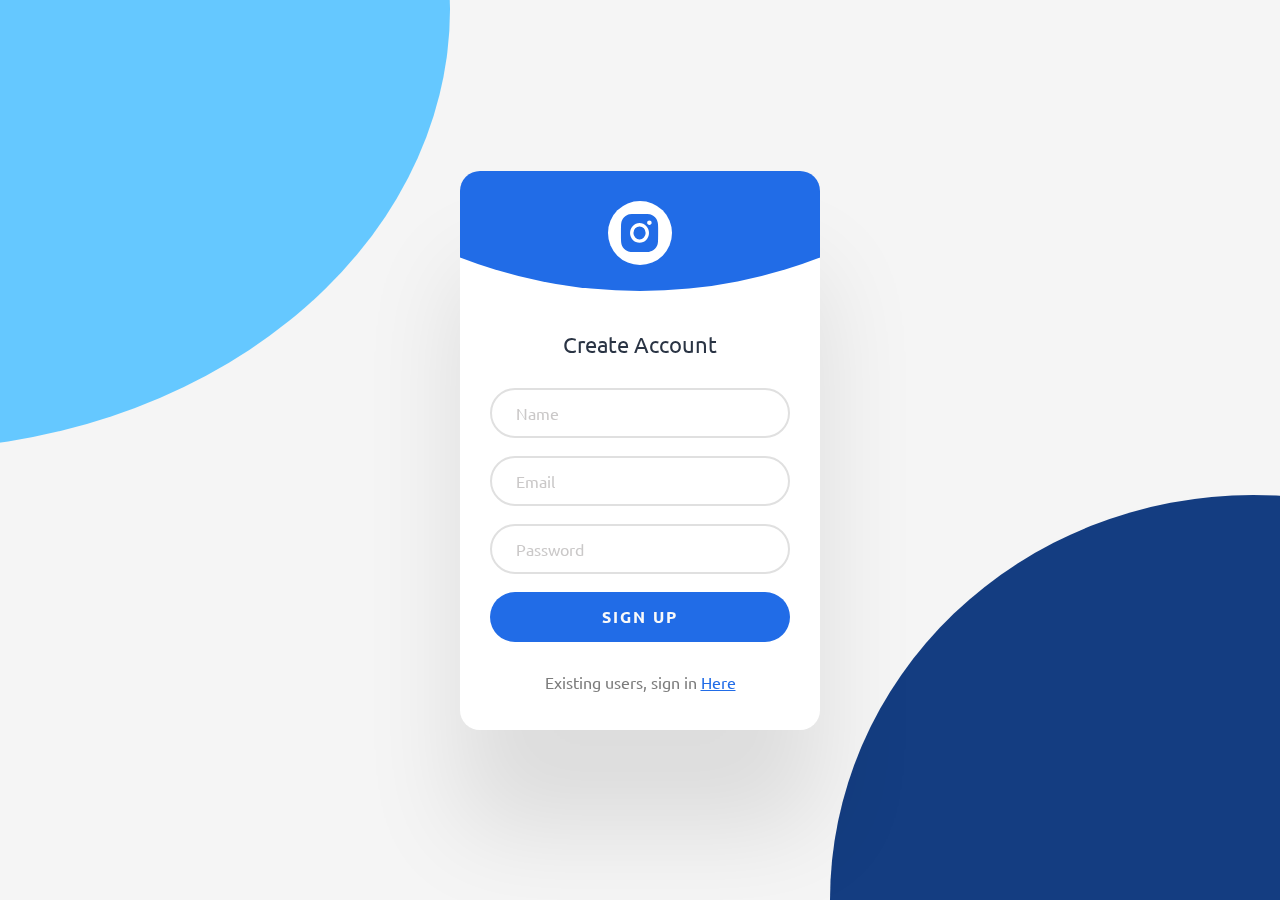
<file: Modern Signup Page Ui Design/index.html>
<!DOCTYPE html>
<html lang="en">
<head>
    <meta charset="UTF-8">
    <meta http-equiv="X-UA-Compatible" content="IE=edge">
    <meta name="viewport" content="width=device-width, initial-scale=1.0">
    <link href='https://unpkg.com/boxicons@2.1.4/css/boxicons.min.css' rel='stylesheet'>
    <link rel="stylesheet" href="style.css">
    <title>Sign Up</title>
</head>
<body>
    
    <div class="circle"></div>
    <div class="card">
        <div class="logo">
            <i class='bx bxl-instagram-alt'></i>
        </div>
        <h2>Create Account</h2>
        <form class="form">
            <input type="text" placeholder="Name">
            <input type="email" placeholder="Email">
            <input type="password" placeholder="Password">
            <button type="submit">SIGN UP</button>
        </form>
        <footer>
            Existing users, sign in
            <a href="#">Here</a>
        </footer>
    </div>
</body>
</html>
</file>
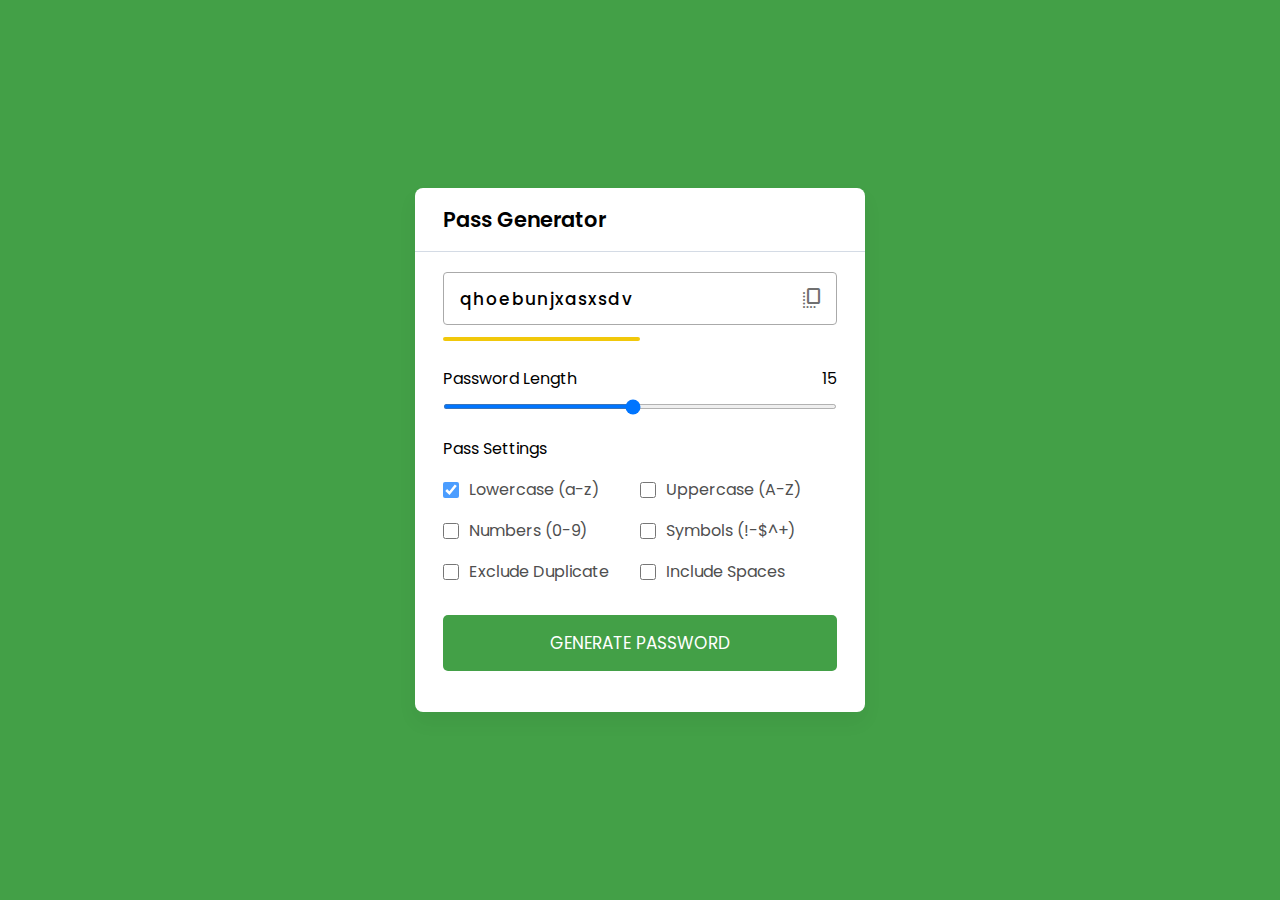
<file: Password Generator/index.html>
<!DOCTYPE html>
<html lang="en">

<head>
    <meta charset="UTF-8">
    <meta http-equiv="X-UA-Compatible" content="IE=edge">
    <meta name="viewport" content="width=device-width, initial-scale=1.0">
    <link href="https://fonts.googleapis.com/css2?family=Material+Symbols+Rounded" rel="stylesheet" />
    <link rel="stylesheet" href="style.css">
    <title>#3 - Pass Generator | AsmrProg</title>
</head>

<body>

    <div class="container">
        <h2>Pass Generator</h2>
        <div class="wrapper">
            <div class="input-box">
                <input type="text" disabled>
                <span class="material-symbols-rounded">copy_all</span>
            </div>
            <div class="pass-indicator"></div>
            <div class="pass-length">
                <div class="details">
                    <label class="title">Password Length</label>
                    <span></span>
                </div>
                <input type="range" min="1" max="30" value="15" step="1">
            </div>

            <div class="pass-settings">
                <label class="title">Pass Settings</label>
                <ul class="options">
                    <li class="option">
                        <input type="checkbox" id="lowercase" checked>
                        <label for="lowercase">Lowercase (a-z)</label>
                    </li>
                    <li class="option">
                        <input type="checkbox" id="uppercase">
                        <label for="uppercase">Uppercase (A-Z)</label>
                    </li>
                    <li class="option">
                        <input type="checkbox" id="numbers">
                        <label for="numbers">Numbers (0-9)</label>
                    </li>
                    <li class="option">
                        <input type="checkbox" id="symbols">
                        <label for="symbols">Symbols (!-$^+)</label>
                    </li>
                    <li class="option">
                        <input type="checkbox" id="exc-duplicate">
                        <label for="exc-duplicate">Exclude Duplicate</label>
                    </li>
                    <li class="option">
                        <input type="checkbox" id="spaces">
                        <label for="spaces">Include Spaces</label>
                    </li>
                </ul>
            </div>



            <button class="generate-btn">Generate Password</button>

        </div>
    </div>




    <script src="script.js"></script>
</body>

</html>
</file>
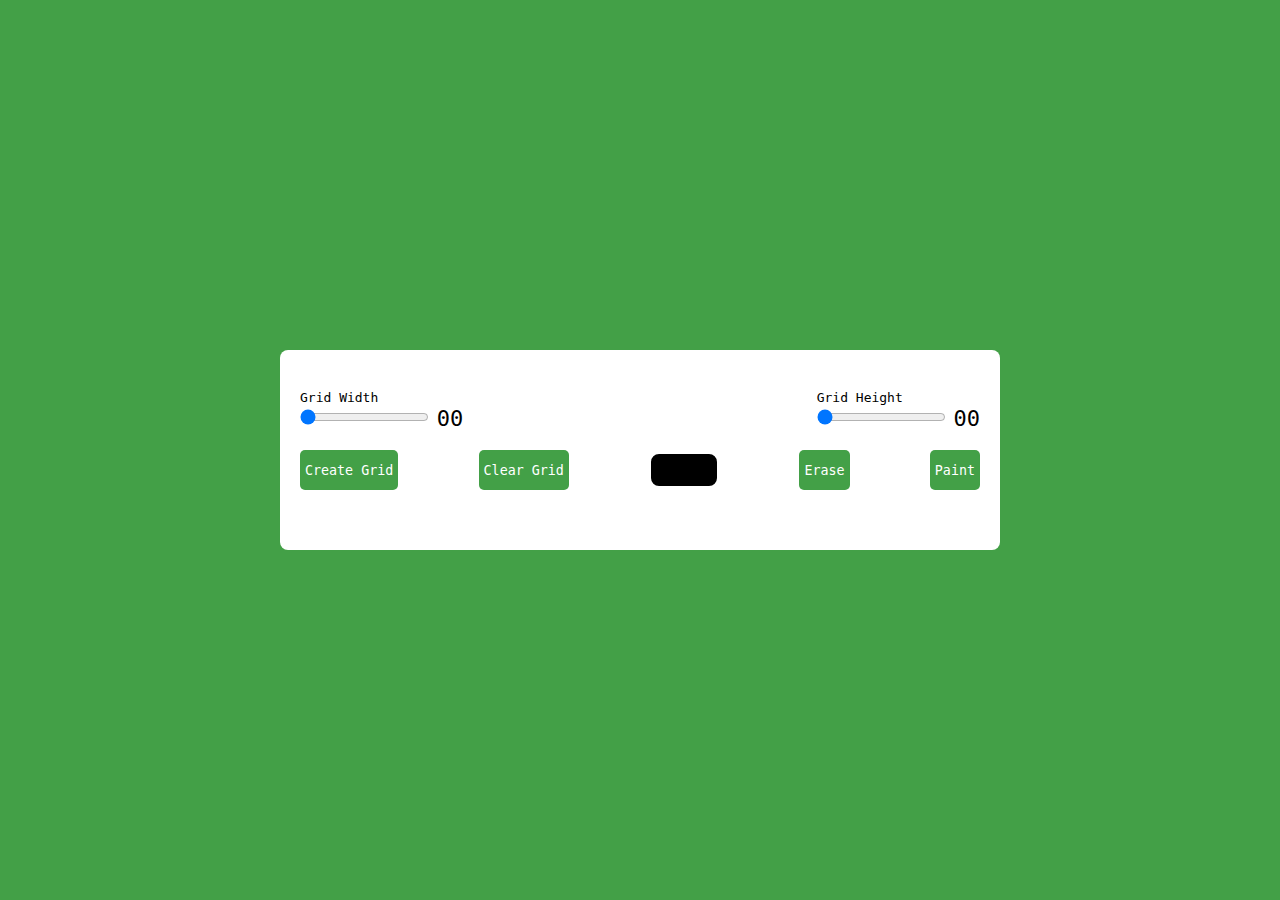
<file: Pixel Art Generator/index.html>
<!DOCTYPE html>
<html lang="en">

<head>
    <meta charset="UTF-8">
    <meta http-equiv="X-UA-Compatible" content="IE=edge">
    <meta name="viewport" content="width=device-width, initial-scale=1.0">
    <link rel="stylesheet" href="style.css">
    <title>#1 - Pixel Art Generator | AsmrProg</title>
</head>

<body>

    <div class="wrapper">
        <div class="options">
            <div class="opt-wrapper">
                <div class="slider">
                    <label for="width-range">Grid Width</label>
                    <input type="range" id="width-range" min="1" max="35">
                    <span id="width-value">00</span>
                </div>
                <div class="slider">
                    <label for="height-range">Grid Height</label>
                    <input type="range" id="height-range" min="1" max="35">
                    <span id="height-value">00</span>
                </div>
            </div>

            <div class="opt-wrapper">
                <button id="submit-grid">Create Grid</button>
                <button id="clear-grid">Clear Grid</button>
                <input type="color" id="color-input">
                <button id="erase-btn">Erase</button>
                <button id="paint-btn">Paint</button>
            </div>

        </div>
        <div class="container"></div>
    </div>




    <script src="index.js"></script>
</body>

</html>
</file>
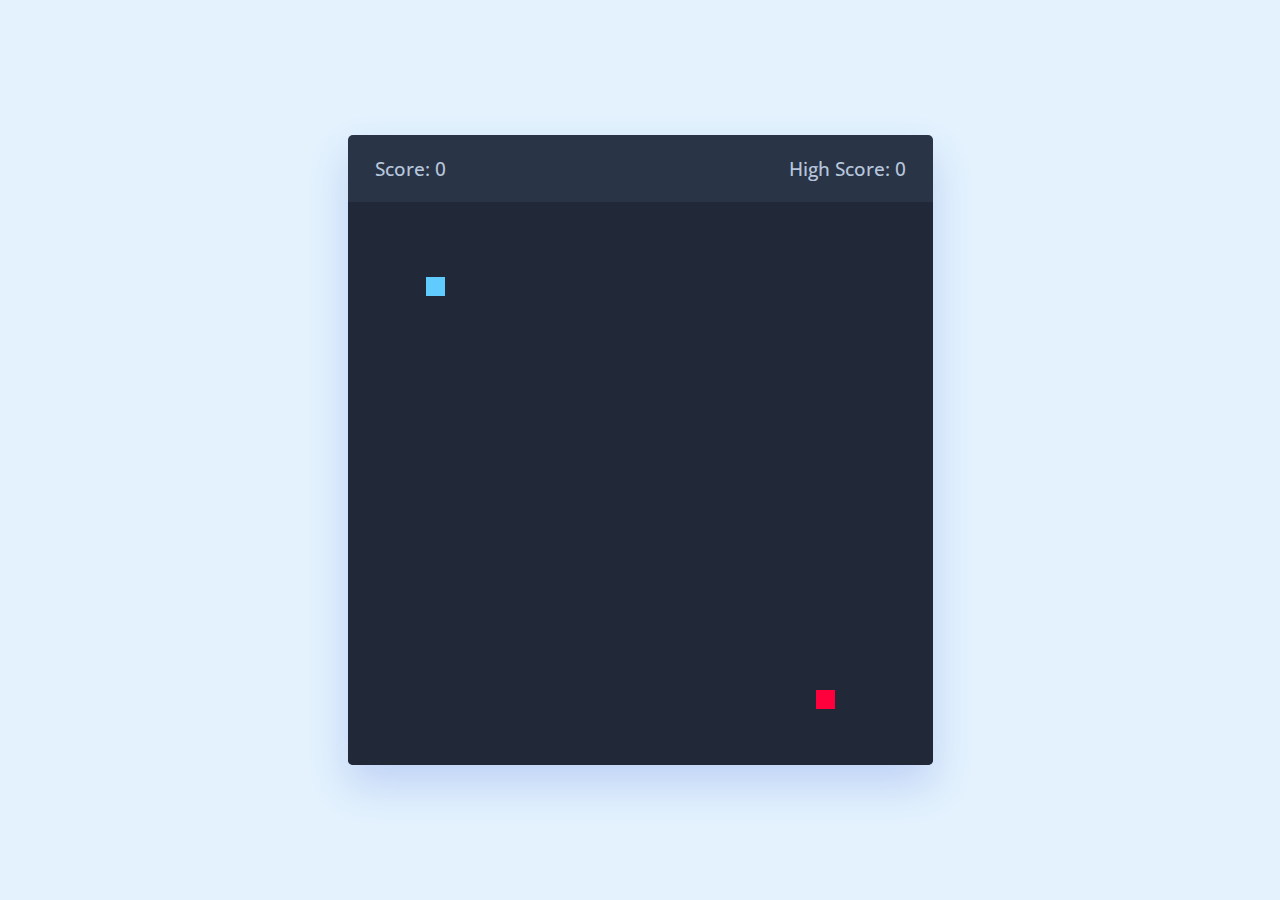
<file: Snake Game/index.html>
<!DOCTYPE html>
<html lang="en">

<head>
    <meta charset="UTF-8">
    <meta http-equiv="X_UA_Compatible" content="IE=edge">
    <meta name="viewport" content="width=device-width, initial-scale=1.0">
    <link rel="stylesheet" href="https://cdnjs.cloudflare.com/ajax/libs/font-awesome/6.3.0/css/all.min.css">
    <link rel="stylesheet" href="style.css">
    <title>Snake Game</title>
<head>

<body>

    <div class="wrapper">
        <div class="game-details">
            <span class="score">Score: 0</span>
            <span class="high-score">High Score: 0</span>
        </div>

        <div class="play-board"></div>

        <div class="controls">
            <i data-key="Arrowleft" class="fa-solid fa-arrow-left-long"></i>
            <i data-key="ArrowUp" class="fa-solid fa-arrow-up-long"></i>
            <i data-key="ArrowRight" class="fa-solid fa-arrow-right-long"></i>
            <i data-key="ArrowDownt" class="fa-solid fa-arrow-down-long"></i>    
        </div>

    </div>


    <script src="index.js"></script>
</body>

</html>
</file>
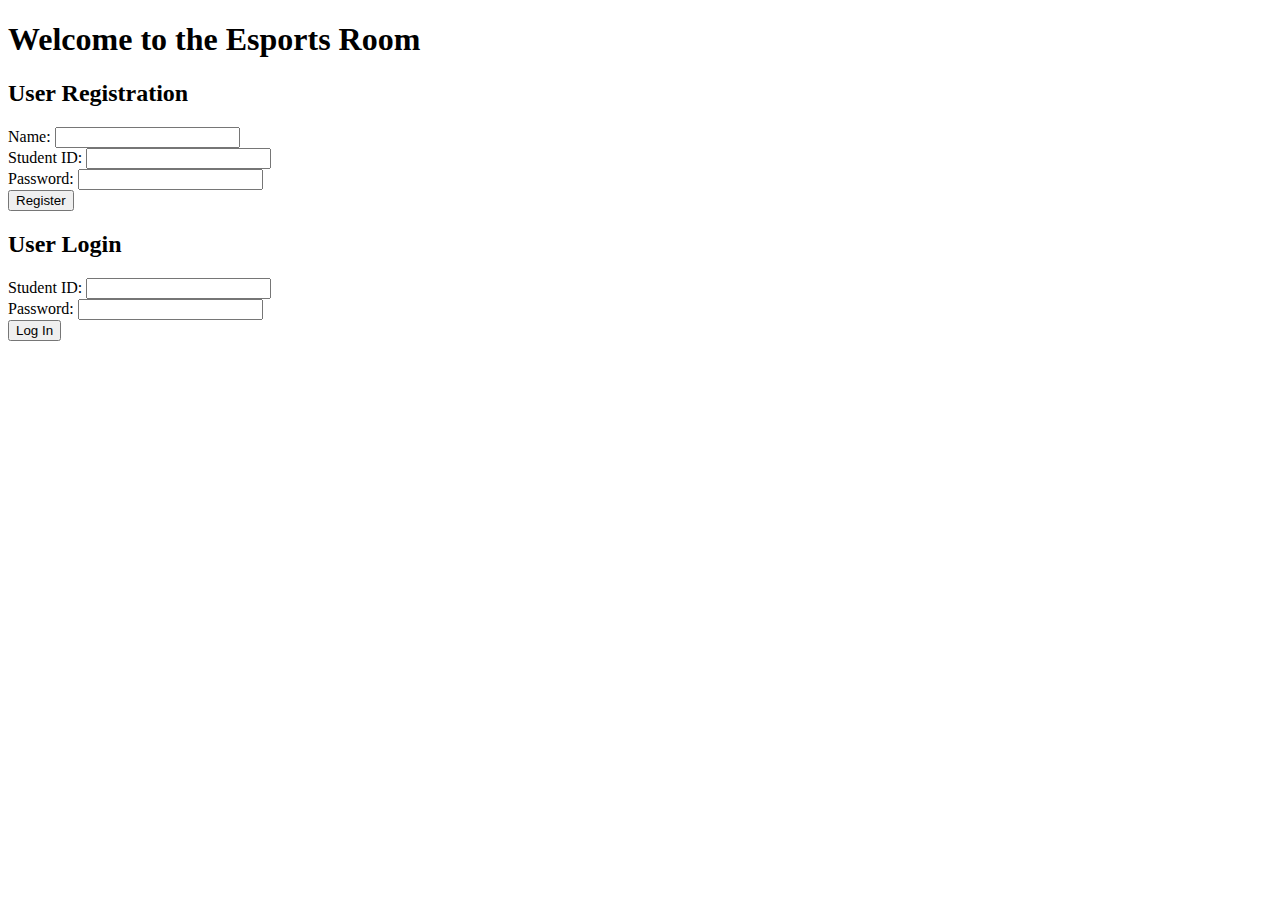
<file: MUM Cafe/log in.html>
<!DOCTYPE html>
<html lang="en">
<head>
    <meta charset="UTF-8">
    <meta name="viewport" content="width=device-width, initial-scale=1.0">
    <title>Esports Room</title>
</head>
<body>
    <h1>Welcome to the Esports Room</h1>
    
    <h2>User Registration</h2>
    <form action="/register" method="post">
        <label for="name">Name:</label>
        <input type="text" id="name" name="name" required><br>
        <label for="student_id">Student ID:</label>
        <input type="text" id="student_id" name="student_id" required><br>
        <label for="password">Password:</label>
        <input type="password" id="password" name="password" required><br>
        <input type="submit" value="Register">
    </form>
    
    <h2>User Login</h2>
    <form action="/login" method="post">
        <label for="student_id_login">Student ID:</label>
        <input type="text" id="student_id_login" name="student_id_login" required><br>
        <label for="password_login">Password:</label>
        <input type="password" id="password_login" name="password_login" required><br>
        <input type="submit" value="Log In">
    </form>

    <!-- Script for calculating session duration -->
    <script>
        function logOut() {
            // Calculate session duration
            // Send data to server for logging
            alert("Session logged. Duration: [duration]");
        }
    </script>
</body>
</html>
</file>
<file: Modern Signup Page Ui Design/style.css>
@import url('https://fonts.googleapis.com/css2?family=Ubuntu:wght@300;400;500;700&display=swap');

*{
    box-sizing: border-box;
}
html{
    height: 100%;
}

body{
    height: 100%;
    display: grid;
    place-items: center;
    margin: 0;
    padding: 0 32px;
    background: #f5f5f5;
    font-family: "Ubuntu";
    animation: rotate 6s infinite alternate linear;
}

.circle{
    position: fixed;
    top: -50vmin;
    left: -50vmin;
    width: 100vmin;
    height: 100vmin;
    border-radius: 47% 53% 61% 39% / 45% 51% 49% 55%;
    background: #65c8ff;
}

.circle::after{
    content: "";
    position: inherit;
    right: -50vmin;
    bottom: -55vmin;
    width: inherit;
    height: inherit;
    border-radius: inherit;
    background: #143d81;
}

.card{
    overflow: hidden;
    position: relative;
    z-index: 3;
    width: 100%;
    margin: 0 20px;
    padding: 160px 30px 38px;
    border-radius: 1.25rem;
    background: #fff;
    text-align: center;
    box-shadow: 0 100px 100px rgb(0 0 0 / 10%);
}

.card::before{
    content: "";
    position: absolute;
    background: #216ce7;
    top: -880px;
    left: 50%;
    width: 1000px;
    height: 1000px;
    border-radius: 50%;
    translate: -50% 0;
}

.card .logo{
    position: absolute;
    display: flex;
    align-items: center;
    justify-content: center;
    border-radius: 50%;
    background-color: #fff;
    height: 64px;
    width: 64px;
    top: 30px;
    left: 50%;
    translate: -50%;
}

.card .logo{
    font-size: 50px;
    color: #216ce7;
    font-weight: 500;
}

.card>h2{
    font-size: 22px;
    font-weight: 400;
    margin: 0 0 30px;
    color: #2a3444;
}

.form{
    margin: 0 0 30px;
    display: grid;
    gap: 18px;
}

.form>input, .form>button{
    width: 100%;
    height: 50px;
    border-radius: 28px;
}

.form>input{
    border: 2px solid #e0e0e0;
    font-family: inherit;
    font-size: 16px;
    padding: 0 24px;
    color: #11274c;
    transition: all 0.375s;
}

.form>input:hover{
    border: 2px solid #000;
}

.form>input::placeholder{
    color: #cac8c8;
}

.form>button{
    cursor: pointer;
    width: 100%;
    height: 50px;
    padding: 0 16px;
    background: #216ce7;
    color: #f9f9f9;
    border: 0;
    font-family: inherit;
    font-size: 1rem;
    font-weight: 600;
    text-align: center;
    letter-spacing: 2px;
    transition: all 0.375s;
}

.form>button:hover{
    color: #fff;
    background: #143d81;
}

.card>footer{
    color: #7c7c7c
}

.card>footer>a{
    color: #216ce7;
    transition: all 0.375s;
}

.card>footer>a:hover{
    color: #143d81;
}

@media (width >=500px){
    body{
        padding: 0;
    }
    .card{
        margin: 0;
        width: 360px;
    }
}
</file>
<file: Password Generator/style.css>
@import url('https://fonts.googleapis.com/css2?family=Poppins:wght@400;500;600&display=swap');

*{
    margin: 0;
    padding: 0;
    box-sizing: border-box;
    font-family: 'Poppins', sans-serif;
}

body{
    display: flex;
    align-items: center;
    justify-content: center;
    min-height: 100vh;
    background: #43A047;
}

.container{
    width: 450px;
    background: #fff;
    border-radius: 8px;
    box-shadow: 0 10px 20px rgba(0, 0, 0, 0.05);
}

.container h2{
    font-weight: 600;
    font-size: 1.31rem;
    padding: 1rem 1.75rem;
    border-bottom: 1px solid #d4dbe5;
}

.wrapper{
    margin: 1.25rem 1.75rem;
}

.wrapper .input-box{
    position: relative;
}

.input-box input{
    width: 100%;
    height: 53px;
    color: #000;
    background: none;
    font-size: 1.06rem;
    font-weight: 500;
    border-radius: 4px;
    letter-spacing: 1.4px;
    border: 1px solid #aaa;
    padding: 0 2.85rem 0 1rem;
}

.input-box span{
    position: absolute;
    right: 13px;
    cursor: pointer;
    line-height: 53px;
    color: #707070;
}

.input-box span:hover{
    color: #43A047 !important;
}

.wrapper .pass-indicator{
    width: 100%;
    height: 4px;
    position: relative;
    margin-top: 0.75rem;
    border-radius: 25px;
}

.pass-indicator::before{
    position: absolute;
    content: "";
    height: 100%;
    width: 50%;
    border-radius: inherit;
    transition: width 0.3s ease;
}

.pass-indicator#weak::before{
    width: 20%;
    background: #e64a4a;
}

.pass-indicator#medium::before{
    width: 50%;
    background: #f1c80b;
}

.pass-indicator#strong::before{
    width: 100%;
    background: #43A047;
}

.wrapper .pass-length{
    margin: 1.56rem 0 1.25rem;
}

.pass-length .details{
    display: flex;
    justify-content: space-between;
}

.pass-length input{
    width: 100%;
    height: 5px;
}

.pass-settings .options{
    display: flex;
    list-style: none;
    flex-wrap: wrap;
    margin-top: 1rem;
}

.pass-settings .options .option{
    display: flex;
    align-items: center;
    margin-bottom: 1rem;
    width: calc(100% / 2);
}

.options .option:first-child{
    pointer-events: none;
}

.options .option:first-child input{
    opacity: 0.7;
}

.options .option input{
    height: 16px;
    width: 16px;
    cursor: pointer;
}

.options .option label{
    cursor: pointer;
    color: #4f4f4f;
    padding-left: 0.63rem;
}

.wrapper .generate-btn{
    width: 100%;
    color: #fff;
    border: none;
    outline: none;
    cursor: pointer;
    background: #43A047;
    font-size: 1.06rem;
    padding: 0.94rem 0;
    border-radius: 5px;
    text-transform: uppercase;
    margin: 0.94rem 0 1.3rem;
}
</file>
<file: Pixel Art Generator/style.css>
*{
    padding: 0;
    margin: 0;
    box-sizing: border-box;
    font-family: monospace;
}

body{
    background-color: #43a047;
}

.wrapper{
    background-color: #fff;
    width: 80vmin;
    position: absolute;
    transform: translate(-50%, -50%);
    top: 50%;
    left: 50%;
    padding: 40px 20px;
    border-radius: 8px;
}

label{
    display: block;
}

span{
    position: relative;
    font-size: 22px;
    bottom: -1px;
}

.opt-wrapper{
    display: flex;
    justify-content: space-between;
    margin-bottom: 20px;
    gap: 10px;
}

button{
    background-color: #43a047;
    border: none;
    border-radius: 5px;
    padding: 5px;
    color: #fff;
}

input[type="color"]{
    -webkit-appearance: none;
    -moz-appearance: none;
    appearance: none;
    background-color: transparent;
    width: 70px;
    height: 40px;
    border: none;
    cursor: pointer;
}

input[type="color"]::-webkit-color-swatch{
    border-radius: 8px;
    border: 4px solid #000;
}
input[type="color"]::-moz-color-swatch{
    border-radius: 8px;
    border: 4px solid #000;
}

.gridCol{
    height: 1em;
    width: 1em;
    border: 1px solid #ddd;
}

.gridRow{
    display: flex;
}

@media only screen and (max-width: 768px){
    .gridCol{
        height: 0.8em;
        width: 0.8em;
    }
}
</file>
<file: Snake Game/style.css>
@import url('https://fonts.googleapis.com/css2?family=Open+Sans:wght@300;400;500;600;700&display=swap');

*{
    margin: 0;
    padding: 0;
    box-sizing: border-box;
    font-family: 'Open Sans', sans-serif;
}

body{
    display: flex;
    align-items: center;
    justify-content: center;
    min-height: 100vh;
    background: #e3f2fd;
}

.wrapper{
    width: 65vmin;
    height: 70vmin;
    display: flex;
    overflow: hidden;
    flex-direction: column;
    justify-content: center;
    background: #293447;
    border-radius: 5px;
    box-shadow: 0 20px 40px rgba(52, 87, 220, 0.2);
}

.game-details{
    color: #b8c6dc;
    font-weight: 500;
    font-size: 1.2rem;
    padding: 20px 27px;
    display: flex;
    justify-content: space-between;
}

.play-board{
    height: 100%;
    width: 100%;
    display: grid;
    background: #212837;
    grid-template: repeat(30, 1fr) / repeat(30, 1fr);
}

.play-board .food{
    background: #ff003d;
}

.play-board .head{
    background: #60cbff;
}

.controls{
    display: none;
    justify-content: space-between;
}

.controls i{
    padding: 25px 0;
    text-align: center;
    font-size: 1.3rem;
    color: #b8c6dc;
    width: calc(100% / 4);
    cursor: pointer;
    border-right: 1px solid #171b26;
}

@media screen and (max-width: 800px) {
    .wrapper{
        width: 90vmin;
        height: 115vmin;
    }

    .game-details{
        font-size: 1rem;
        padding: 15px 27px;
    }

    .controls{
        display: flex;
    }

    .controls i{
        padding: 15px 0;
        font-size: 1rem;
    }
}
</file>
